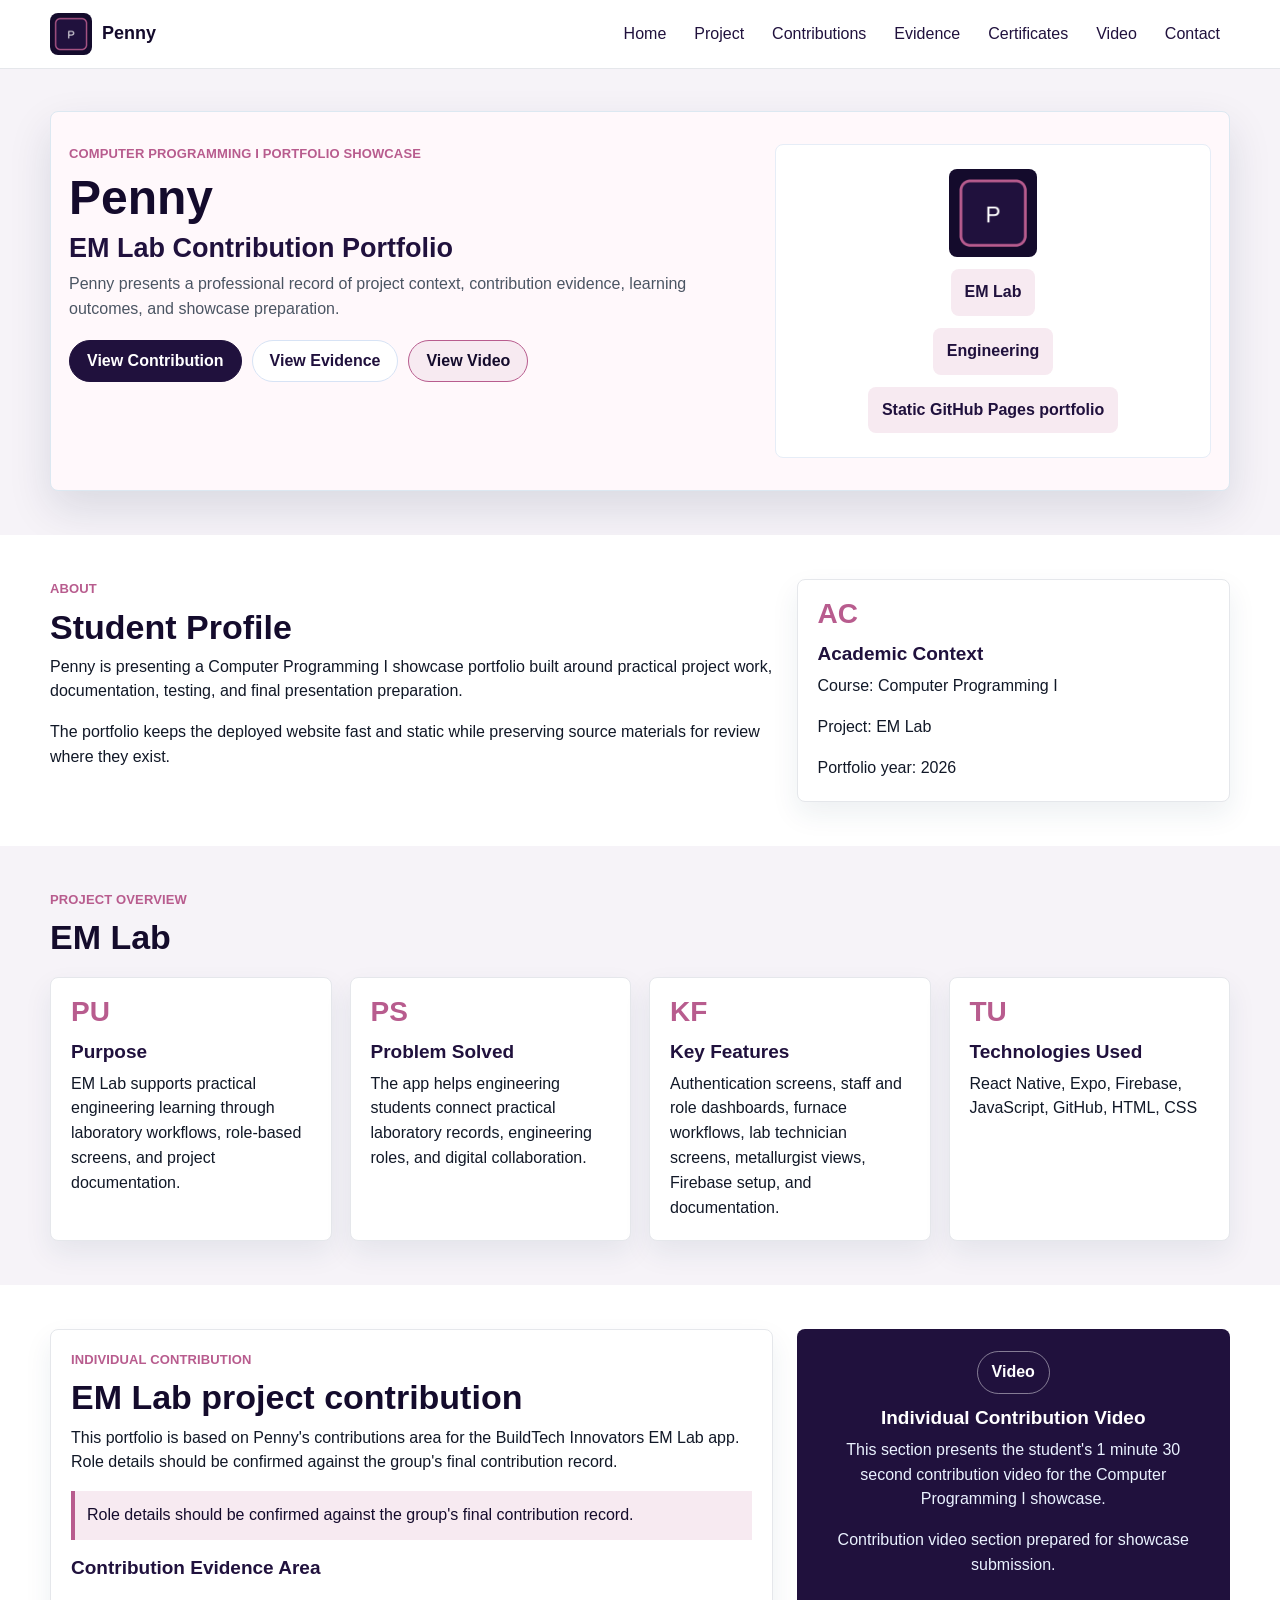
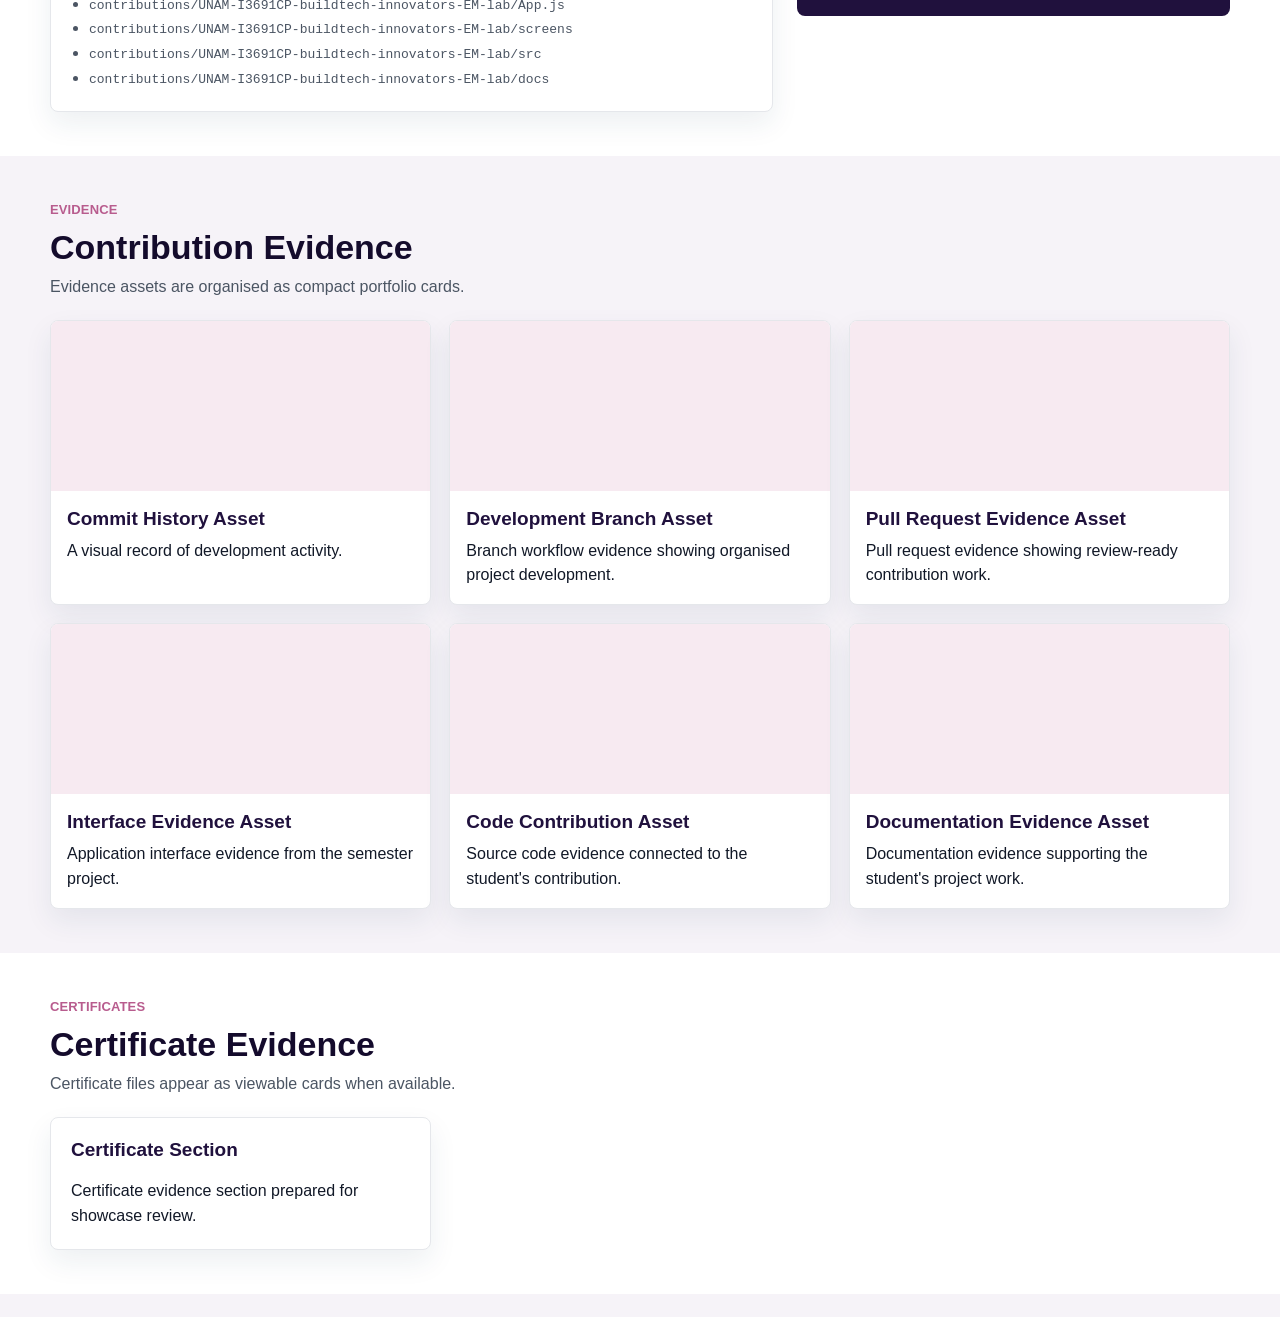
<file: index.html>
<!doctype html>
<html lang="en">
  <head>
    <meta charset="utf-8">
    <meta name="viewport" content="width=device-width, initial-scale=1">
    <meta http-equiv="refresh" content="0; url=site/">
    <title>Penny Portfolio</title>
    <link rel="canonical" href="site/">
  </head>
  <body>
    <p><a href="site/">Open Penny portfolio</a></p>
  </body>
</html>
</file>
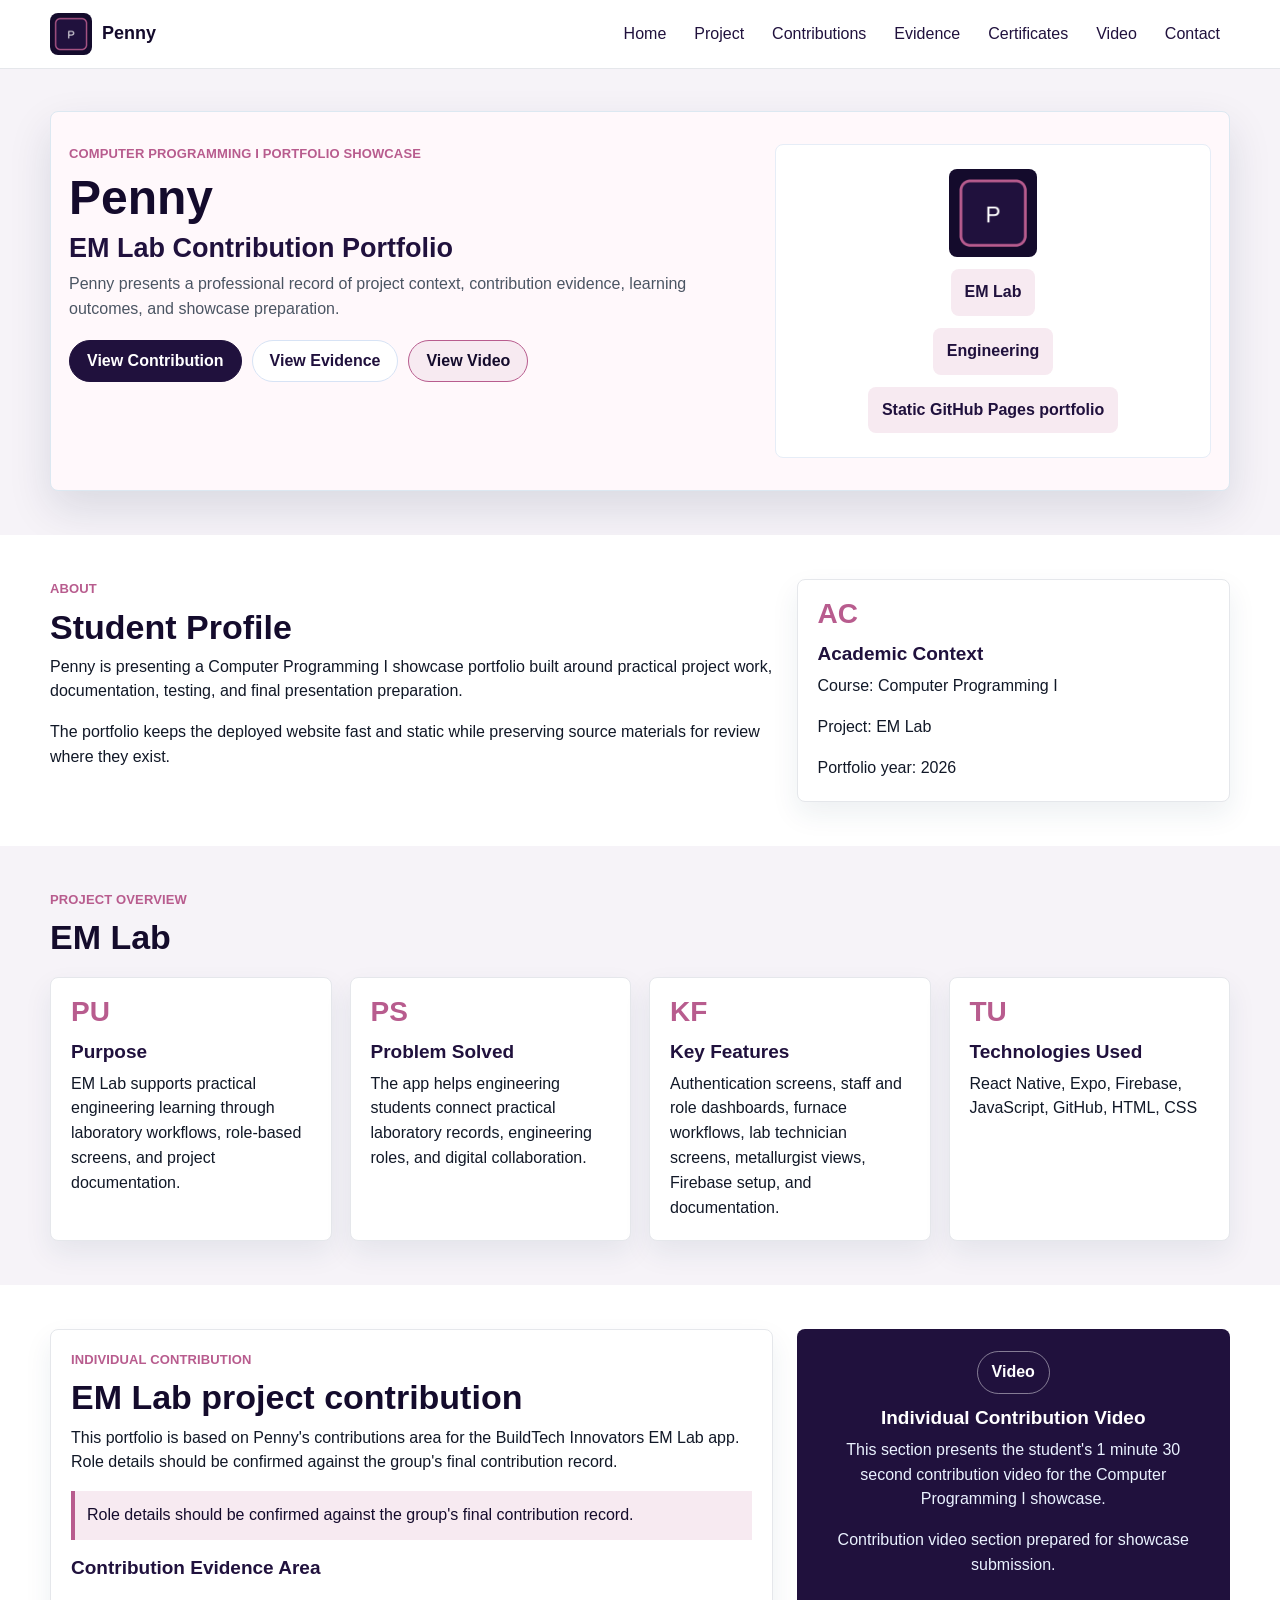
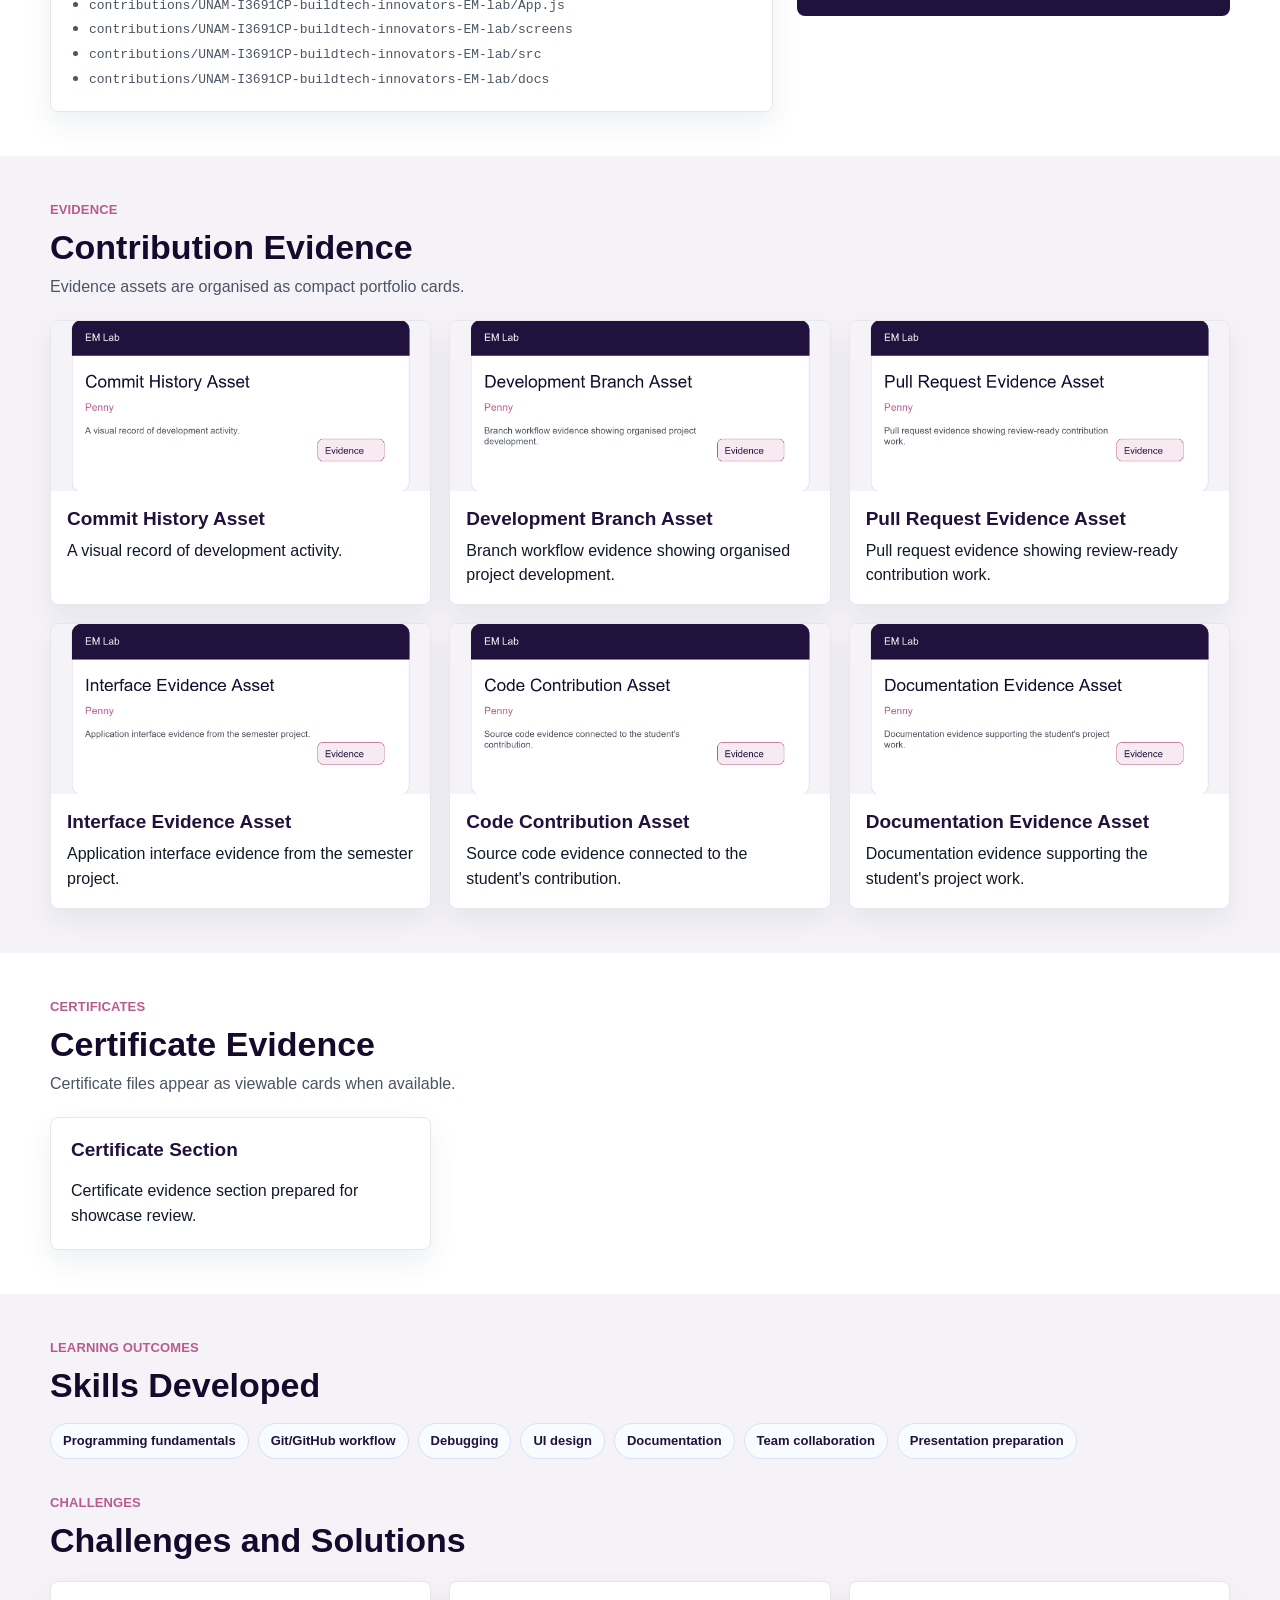
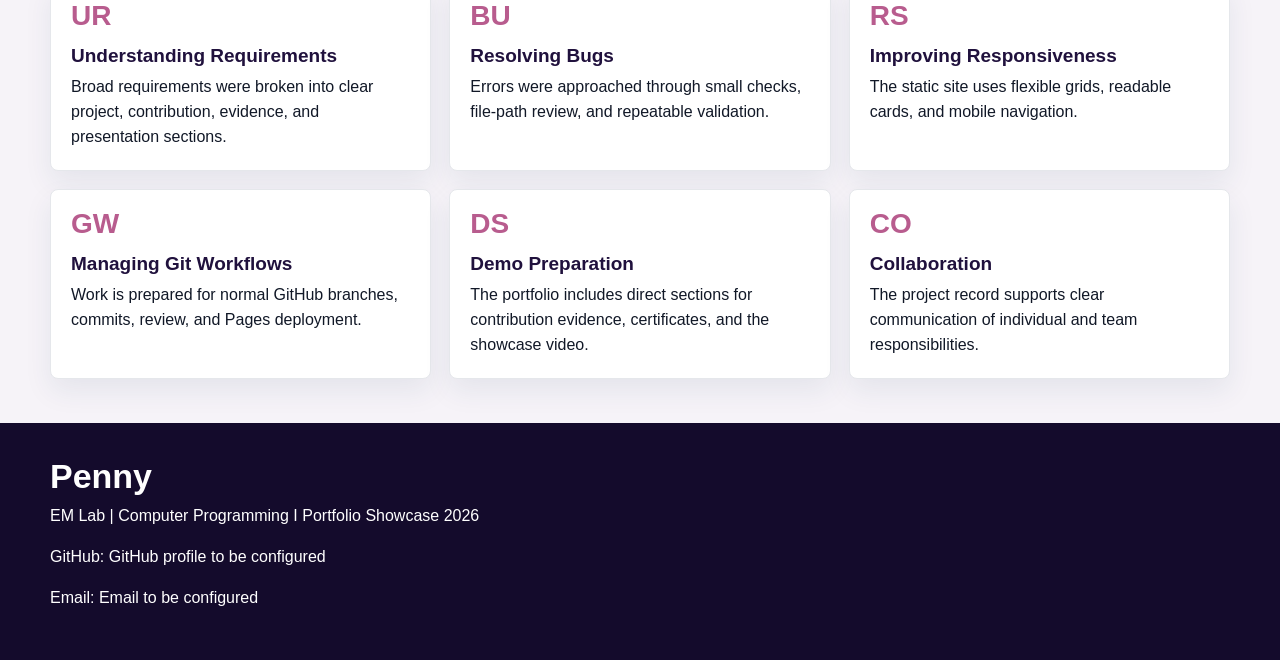
<file: site/index.html>
<!doctype html>
<html lang="en">
  <head>
    <meta charset="utf-8">
    <meta name="viewport" content="width=device-width, initial-scale=1">
    <meta name="description" content="Penny Computer Programming I portfolio showcase for EM Lab.">
    <meta property="og:title" content="Penny Portfolio Showcase">
    <meta property="og:description" content="EM Lab contribution portfolio for Computer Programming I.">
    <meta property="og:type" content="website">
    <title>Penny | Computer Programming I Portfolio Showcase</title>
    <link rel="icon" type="image/png" href="assets/icons/favicon.png">
    <link rel="apple-touch-icon" href="assets/icons/icon-192.png">
    <link rel="stylesheet" href="styles.css">
  </head>
  <body>
    <header class="site-header" id="top">
      <nav class="nav shell" aria-label="Primary navigation">
        <a class="brand" href="#top" aria-label="Penny home">
          <img src="assets/logos/portfolio-logo.png" alt="EM Lab portfolio logo" width="42" height="42">
          <span>Penny</span>
        </a>
        <button class="nav-toggle" type="button" aria-expanded="false" aria-controls="nav-menu">
          <span></span><span></span><span></span>
          <span class="sr-only">Toggle navigation</span>
        </button>
        <div class="nav-links" id="nav-menu">
          <a href="#top">Home</a>
          <a href="#project">Project</a>
          <a href="#contribution">Contributions</a>
          <a href="#evidence">Evidence</a>
          <a href="#certificates">Certificates</a>
          <a href="#video">Video</a>
          <a href="#contact">Contact</a>
        </div>
      </nav>
    </header>

    <main>
      <section class="hero section">
        <div class="shell hero-card">
          <div class="hero-copy">
            <p class="eyebrow">Computer Programming I Portfolio Showcase</p>
            <h1>Penny</h1>
            <h2>EM Lab Contribution Portfolio</h2>
            <p class="lead">Penny presents a professional record of project context, contribution evidence, learning outcomes, and showcase preparation.</p>
            <div class="hero-actions" aria-label="Portfolio shortcuts">
              <a class="button primary" href="#contribution">View Contribution</a>
              <a class="button secondary" href="#evidence">View Evidence</a>
              <a class="button accent" href="#video">View Video</a>
            </div>
          </div>
          <div class="hero-visual" aria-label="Portfolio summary">
            <img src="assets/logos/portfolio-logo.png" alt="EM Lab mark">
            <div>EM Lab</div>
            <div>Engineering</div>
            <div>Static GitHub Pages portfolio</div>
          </div>
        </div>
      </section>

      <section class="section white" id="about">
        <div class="shell two-column">
          <div>
            <p class="eyebrow blue">About</p>
            <h2>Student Profile</h2>
            <p>Penny is presenting a Computer Programming I showcase portfolio built around practical project work, documentation, testing, and final presentation preparation.</p>
            <p>The portfolio keeps the deployed website fast and static while preserving source materials for review where they exist.</p>
          </div>
          <article class="card">
            <div class="card-icon">AC</div>
            <h3>Academic Context</h3>
            <p>Course: Computer Programming I</p>
            <p>Project: EM Lab</p>
            <p>Portfolio year: 2026</p>
          </article>
        </div>
      </section>

      <section class="section" id="project">
        <div class="shell">
          <p class="eyebrow blue">Project Overview</p>
          <h2>EM Lab</h2>
          <div class="grid cards-four">
            <article class="card"><div class="card-icon">PU</div><h3>Purpose</h3><p>EM Lab supports practical engineering learning through laboratory workflows, role-based screens, and project documentation.</p></article>
            <article class="card"><div class="card-icon">PS</div><h3>Problem Solved</h3><p>The app helps engineering students connect practical laboratory records, engineering roles, and digital collaboration.</p></article>
            <article class="card"><div class="card-icon">KF</div><h3>Key Features</h3><p>Authentication screens, staff and role dashboards, furnace workflows, lab technician screens, metallurgist views, Firebase setup, and documentation.</p></article>
            <article class="card"><div class="card-icon">TU</div><h3>Technologies Used</h3><p>React Native, Expo, Firebase, JavaScript, GitHub, HTML, CSS</p></article>
          </div>
        </div>
      </section>

      <section class="section white" id="contribution">
        <div class="shell contribution-layout">
          <article class="card reflection">
            <p class="eyebrow blue">Individual Contribution</p>
            <h2>EM Lab project contribution</h2>
            <p>This portfolio is based on Penny&#x27;s contributions area for the BuildTech Innovators EM Lab app. Role details should be confirmed against the group&#x27;s final contribution record.</p>
            <p class="note">Role details should be confirmed against the group's final contribution record.</p>
            <h3>Contribution Evidence Area</h3>
            <ul><li><code>contributions/UNAM-I3691CP-buildtech-innovators-EM-lab/App.js</code></li><li><code>contributions/UNAM-I3691CP-buildtech-innovators-EM-lab/screens</code></li><li><code>contributions/UNAM-I3691CP-buildtech-innovators-EM-lab/src</code></li><li><code>contributions/UNAM-I3691CP-buildtech-innovators-EM-lab/docs</code></li></ul>
          </article>
          <article class="video-card" id="video">
            <div class="play-icon">Video</div>
            <h3>Individual Contribution Video</h3>
            <p>This section presents the student's 1 minute 30 second contribution video for the Computer Programming I showcase.</p>
            <p>Contribution video section prepared for showcase submission.</p>
          </article>
        </div>
      </section>

      <section class="section" id="evidence">
        <div class="shell">
          <p class="eyebrow blue">Evidence</p>
          <h2>Contribution Evidence</h2>
          <p class="section-subtitle">Evidence assets are organised as compact portfolio cards.</p>
          <div class="grid evidence-grid" id="evidence-grid" aria-live="polite"></div>
        </div>
      </section>

      <section class="section white" id="certificates">
        <div class="shell">
          <p class="eyebrow blue">Certificates</p>
          <h2>Certificate Evidence</h2>
          <p class="section-subtitle">Certificate files appear as viewable cards when available.</p>
          <div class="grid cards-three" id="certificate-grid" aria-live="polite"></div>
        </div>
      </section>

      <section class="section" id="learning">
        <div class="shell">
          <p class="eyebrow blue">Learning Outcomes</p>
          <h2>Skills Developed</h2>
          <div class="pills">
            <span>Programming fundamentals</span><span>Git/GitHub workflow</span><span>Debugging</span>
            <span>UI design</span><span>Documentation</span><span>Team collaboration</span><span>Presentation preparation</span>
          </div>
          <p class="eyebrow blue challenges-heading">Challenges</p>
          <h2>Challenges and Solutions</h2>
          <div class="grid cards-three">
            <article class="card"><div class="card-icon">UR</div><h3>Understanding Requirements</h3><p>Broad requirements were broken into clear project, contribution, evidence, and presentation sections.</p></article>
            <article class="card"><div class="card-icon">BU</div><h3>Resolving Bugs</h3><p>Errors were approached through small checks, file-path review, and repeatable validation.</p></article>
            <article class="card"><div class="card-icon">RS</div><h3>Improving Responsiveness</h3><p>The static site uses flexible grids, readable cards, and mobile navigation.</p></article>
            <article class="card"><div class="card-icon">GW</div><h3>Managing Git Workflows</h3><p>Work is prepared for normal GitHub branches, commits, review, and Pages deployment.</p></article>
            <article class="card"><div class="card-icon">DS</div><h3>Demo Preparation</h3><p>The portfolio includes direct sections for contribution evidence, certificates, and the showcase video.</p></article>
            <article class="card"><div class="card-icon">CO</div><h3>Collaboration</h3><p>The project record supports clear communication of individual and team responsibilities.</p></article>
          </div>
        </div>
      </section>
    </main>

    <footer class="footer" id="contact">
      <div class="shell footer-content">
        <div>
          <h2>Penny</h2>
          <p>EM Lab | Computer Programming I Portfolio Showcase 2026</p>
          <p>GitHub: GitHub profile to be configured</p>
          <p>Email: Email to be configured</p>
        </div>
      </div>
    </footer>
    <script src="script.js" defer></script>
  </body>
</html>
</file>
<file: site/styles.css>
:root {
  --navy: #20113d;
  --navy-dark: #140b2c;
  --accent: #b85c8e;
  --accent-soft: #f7eaf1;
  --page-bg: #f6f3f8;
  --hero-bg: #fff8fb;
  --ink: #111827;
  --muted: #4b5563;
  --line: #e5e7eb;
  --white: #ffffff;
  --shadow: 0 18px 44px rgba(15, 35, 66, 0.12);
}
* { box-sizing: border-box; }
html { scroll-behavior: smooth; }
body { margin: 0; background: var(--page-bg); color: var(--ink); font-family: Arial, Helvetica, sans-serif; line-height: 1.55; }
img { max-width: 100%; }
a { color: inherit; }
.shell { width: min(100% - 24px, 1180px); margin-inline: auto; }
.sr-only { position: absolute; width: 1px; height: 1px; padding: 0; margin: -1px; overflow: hidden; clip: rect(0,0,0,0); white-space: nowrap; border: 0; }
.site-header { position: sticky; top: 0; z-index: 20; background: rgba(255,255,255,0.96); border-bottom: 1px solid var(--line); backdrop-filter: blur(10px); }
.nav { min-height: 68px; display: flex; align-items: center; justify-content: space-between; gap: 18px; }
.brand { display: inline-flex; align-items: center; gap: 10px; color: var(--navy-dark); font-size: 18px; font-weight: 700; text-decoration: none; }
.brand img { width: 42px; height: 42px; object-fit: contain; border-radius: 8px; }
.nav-links { display: flex; flex-wrap: wrap; gap: 8px; align-items: center; }
.nav-links a { color: var(--navy); padding: 8px 10px; text-decoration: none; border-radius: 6px; }
.nav-links a:hover, .nav-links a:focus-visible { background: var(--accent-soft); outline: none; }
.nav-toggle { display: none; width: 42px; height: 42px; border: 1px solid var(--line); border-radius: 8px; background: var(--white); padding: 9px; }
.nav-toggle span:not(.sr-only) { display: block; height: 2px; margin: 5px 0; background: var(--navy); }
.section { padding: 44px 0; }
.section.white { background: var(--white); }
.hero { padding-top: 42px; }
.hero-card { display: grid; grid-template-columns: minmax(0, 1.4fr) minmax(280px, 0.9fr); gap: 28px; align-items: start; background: var(--hero-bg); border: 1px solid #dce8f1; border-radius: 8px; box-shadow: var(--shadow); padding: 32px 18px; }
.eyebrow { margin: 0 0 8px; color: var(--accent); font-size: 13px; font-weight: 700; letter-spacing: 0.01em; text-transform: uppercase; }
.eyebrow.blue { color: var(--accent); }
h1, h2, h3, p { margin-top: 0; }
h1 { margin-bottom: 8px; color: var(--navy-dark); font-size: clamp(34px, 5vw, 48px); line-height: 1.1; }
h2 { margin-bottom: 8px; color: var(--navy-dark); font-size: clamp(26px, 4vw, 34px); line-height: 1.15; }
h3 { margin-bottom: 8px; color: var(--navy); font-size: 19px; line-height: 1.25; }
.hero h2 { color: var(--navy); font-size: clamp(22px, 3vw, 27px); }
.lead, .section-subtitle { color: var(--muted); font-size: 16px; }
.hero-actions { display: flex; flex-wrap: wrap; gap: 10px; margin-top: 18px; }
.button { display: inline-flex; align-items: center; justify-content: center; min-height: 36px; padding: 8px 17px; border: 1px solid #d7e3f5; border-radius: 999px; font-weight: 700; text-decoration: none; }
.button.primary { background: var(--navy); border-color: var(--navy); color: var(--white); }
.button.secondary { background: var(--white); color: var(--navy); }
.button.accent { background: var(--accent-soft); color: var(--navy-dark); border-color: var(--accent); }
.hero-visual { display: grid; gap: 12px; justify-items: center; text-align: center; background: var(--white); border: 1px solid #e6edf7; border-radius: 8px; padding: 24px 18px; }
.hero-visual img { width: 88px; height: 88px; object-fit: contain; border-radius: 8px; }
.hero-visual div { border-radius: 8px; padding: 11px 14px; background: var(--accent-soft); color: var(--navy); font-weight: 700; }
.two-column, .contribution-layout { display: grid; grid-template-columns: minmax(0, 1.25fr) minmax(280px, 0.75fr); gap: 24px; align-items: start; }
.grid { display: grid; gap: 18px; margin-top: 20px; }
.cards-four { grid-template-columns: repeat(4, minmax(0, 1fr)); }
.cards-three { grid-template-columns: repeat(3, minmax(0, 1fr)); }
.evidence-grid { grid-template-columns: repeat(3, minmax(0, 1fr)); }
.card, .evidence-card, .certificate-card { min-width: 0; background: var(--white); border: 1px solid var(--line); border-radius: 8px; box-shadow: 0 12px 28px rgba(31,58,95,0.08); padding: 20px; }
.card p:last-child, .evidence-card p:last-child, .certificate-card p:last-child { margin-bottom: 0; }
.card-icon { color: var(--accent); font-size: 28px; font-weight: 700; line-height: 1; margin-bottom: 14px; }
.reflection ul { margin: 12px 0 0; padding-left: 18px; color: var(--muted); }
.note { padding: 12px; border-left: 4px solid var(--accent); background: var(--accent-soft); color: var(--navy-dark); }
.video-card { display: grid; align-content: center; justify-items: center; text-align: center; min-height: 250px; background: var(--navy); color: #eaf2ff; border-radius: 8px; padding: 22px; }
.video-card h3 { color: var(--white); }
.play-icon { color: #ffffff; border: 1px solid rgba(255,255,255,0.45); border-radius: 999px; padding: 8px 14px; margin-bottom: 12px; font-weight: 700; }
.evidence-card { padding: 0; overflow: hidden; }
.evidence-card img { display: block; width: 100%; height: 170px; object-fit: cover; background: var(--accent-soft); }
.evidence-card div { padding: 16px; }
.certificate-card { display: flex; flex-direction: column; gap: 10px; }
.certificate-card a { align-self: flex-start; color: var(--navy); font-weight: 700; text-decoration: none; border-bottom: 1px solid currentColor; }
.pills { display: flex; flex-wrap: wrap; gap: 9px; margin: 18px 0 34px; }
.pills span { color: var(--navy); background: #f8fbff; border: 1px solid #d7e3f5; border-radius: 999px; padding: 7px 12px; font-size: 13px; font-weight: 700; }
.challenges-heading { margin-top: 16px; }
.footer { background: var(--navy-dark); color: var(--white); padding: 34px 0; }
.footer h2 { color: #ffffff; }
.footer a { color: #ffffff; }
@media (max-width: 960px) {
  .hero-card, .two-column, .contribution-layout { grid-template-columns: 1fr; }
  .cards-four, .cards-three, .evidence-grid { grid-template-columns: repeat(2, minmax(0, 1fr)); }
}
@media (max-width: 720px) {
  .nav { align-items: flex-start; flex-wrap: wrap; padding: 12px 0; }
  .nav-toggle { display: inline-block; }
  .nav-links { display: none; width: 100%; flex-direction: column; align-items: stretch; padding-top: 8px; }
  .nav-links.open { display: flex; }
  .nav-links a { padding: 10px 12px; }
  .section { padding: 34px 0; }
  .hero-card { padding: 24px 16px; }
  .cards-four, .cards-three, .evidence-grid { grid-template-columns: 1fr; }
}
</file>
